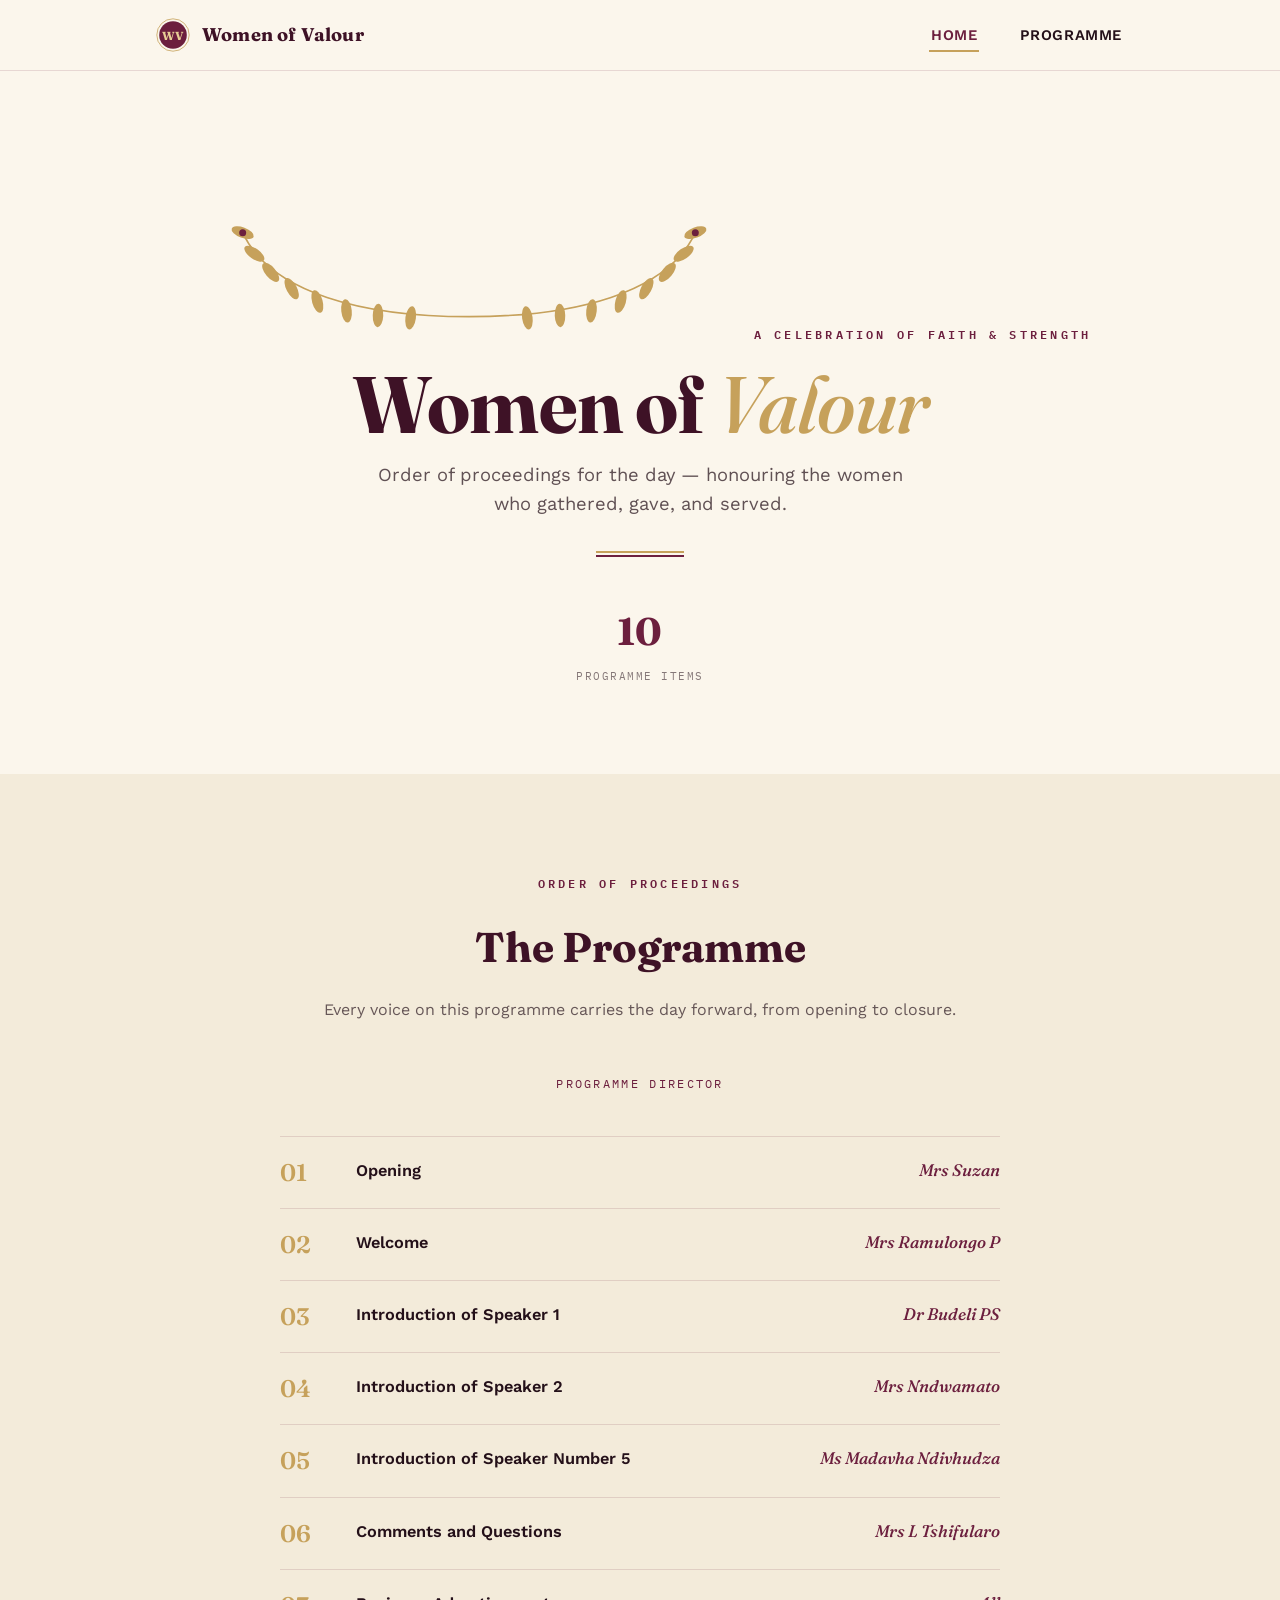
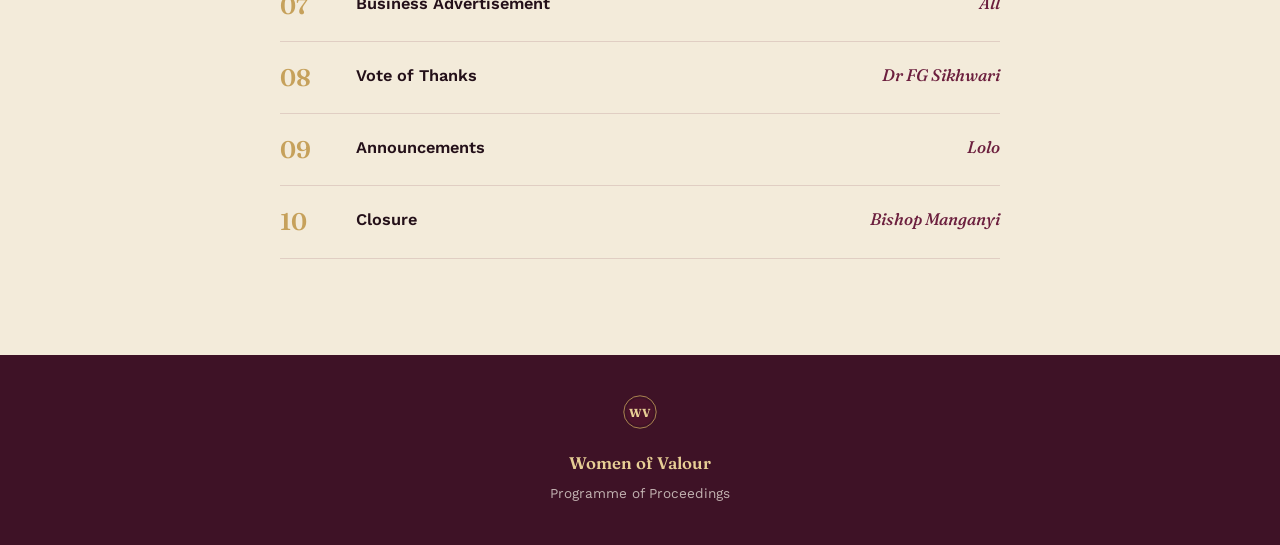
<file: index.html>
<!DOCTYPE html>
<html lang="en" class="no-js">
<head>
<meta charset="UTF-8">
<script>document.documentElement.classList.replace("no-js","js");</script>
<meta name="viewport" content="width=device-width, initial-scale=1.0">
<title>Women of Valour — Programme</title>
<meta name="description" content="Order of proceedings for the Women of Valour celebration.">
<link rel="icon" href="data:image/svg+xml,%3Csvg xmlns='http://www.w3.org/2000/svg' viewBox='0 0 64 64'%3E%3Ccircle cx='32' cy='32' r='31' fill='%236C1F3E'/%3E%3Ctext x='32' y='42' font-family='Georgia,serif' font-size='28' font-weight='700' fill='%23C6A15B' text-anchor='middle'%3EWV%3C/text%3E%3C/svg%3E">
<link rel="stylesheet" href="style.css">
</head>
<body>

<header class="site-header">
  <nav class="nav">
    <a href="index.html" class="brand">
      <svg class="brand-mark" viewBox="0 0 64 64" xmlns="http://www.w3.org/2000/svg" aria-hidden="true">
        <circle cx="32" cy="32" r="30.5" fill="none" stroke="#C6A15B" stroke-width="1.5"/>
        <circle cx="32" cy="32" r="26" fill="#6C1F3E"/>
        <text x="32" y="41" font-family="Fraunces, Georgia, serif" font-size="22" font-weight="700" fill="#E7CE95" text-anchor="middle">WV</text>
      </svg>
      Women of Valour
    </a>
    <button class="nav-toggle" aria-label="Toggle navigation menu" aria-expanded="false">
      <span></span>
    </button>
    <ul class="nav-links">
      <li><a href="index.html" aria-current="page">Home</a></li>
      <li><a href="index.html#programme">Programme</a></li>
    </ul>
  </nav>
</header>

<main>

  <section class="hero">
    <div class="container">
      <svg class="hero-wreath" viewBox="0 0 480 130" xmlns="http://www.w3.org/2000/svg" aria-hidden="true">
        <g fill="none" stroke="#C6A15B" stroke-width="1.4">
          <path d="M240 118 C 150 118, 70 98, 46 46" />
          <path d="M240 118 C 330 118, 410 98, 434 46" />
        </g>
        <g fill="#C6A15B">
          <ellipse cx="46" cy="46" rx="10" ry="4.5" transform="rotate(20 46 46)"/>
          <ellipse cx="56" cy="64" rx="10" ry="4.5" transform="rotate(35 56 64)"/>
          <ellipse cx="70" cy="80" rx="10" ry="4.5" transform="rotate(50 70 80)"/>
          <ellipse cx="88" cy="94" rx="10" ry="4.5" transform="rotate(62 88 94)"/>
          <ellipse cx="110" cy="105" rx="10" ry="4.5" transform="rotate(74 110 105)"/>
          <ellipse cx="135" cy="113" rx="10" ry="4.5" transform="rotate(84 135 113)"/>
          <ellipse cx="162" cy="117" rx="10" ry="4.5" transform="rotate(92 162 117)"/>
          <ellipse cx="190" cy="119" rx="10" ry="4.5" transform="rotate(98 190 119)"/>
          <ellipse cx="434" cy="46" rx="10" ry="4.5" transform="rotate(160 434 46)"/>
          <ellipse cx="424" cy="64" rx="10" ry="4.5" transform="rotate(145 424 64)"/>
          <ellipse cx="410" cy="80" rx="10" ry="4.5" transform="rotate(130 410 80)"/>
          <ellipse cx="392" cy="94" rx="10" ry="4.5" transform="rotate(118 392 94)"/>
          <ellipse cx="370" cy="105" rx="10" ry="4.5" transform="rotate(106 370 105)"/>
          <ellipse cx="345" cy="113" rx="10" ry="4.5" transform="rotate(96 345 113)"/>
          <ellipse cx="318" cy="117" rx="10" ry="4.5" transform="rotate(88 318 117)"/>
          <ellipse cx="290" cy="119" rx="10" ry="4.5" transform="rotate(82 290 119)"/>
        </g>
        <circle cx="46" cy="46" r="3" fill="#6C1F3E"/>
        <circle cx="434" cy="46" r="3" fill="#6C1F3E"/>
      </svg>

      <p class="eyebrow">A Celebration of Faith &amp; Strength</p>
      <h1>Women of <em>Valour</em></h1>
      <p class="hero-sub">Order of proceedings for the day — honouring the women who gathered, gave, and served.</p>
      <div class="ribbon-rule ribbon-rule--short"></div>

      <div class="stats">
        <div class="stat">
          <div class="stat-value">10</div>
          <div class="stat-label">Programme Items</div>
        </div>
      </div>
    </div>
  </section>

  <section class="section section--tinted" id="programme">
    <div class="container">
      <div class="section-head reveal">
        <span class="eyebrow">Order of Proceedings</span>
        <h2>The Programme</h2>
        <p>Every voice on this programme carries the day forward, from opening to closure.</p>
      </div>

      <div class="programme-director">
        <span class="role-label">Programme Director</span>
      </div>

      <ol class="programme-list">
        <li class="programme-item reveal">
          <span class="item-number">01</span>
          <span class="item-body">
            <span class="item-role">Opening</span>
            <span class="item-name">Mrs Suzan</span>
          </span>
        </li>
        <li class="programme-item reveal">
          <span class="item-number">02</span>
          <span class="item-body">
            <span class="item-role">Welcome</span>
            <span class="item-name">Mrs Ramulongo P</span>
          </span>
        </li>
        <li class="programme-item reveal">
          <span class="item-number">03</span>
          <span class="item-body">
            <span class="item-role">Introduction of Speaker 1</span>
            <span class="item-name">Dr Budeli PS</span>
          </span>
        </li>
        <li class="programme-item reveal">
          <span class="item-number">04</span>
          <span class="item-body">
            <span class="item-role">Introduction of Speaker 2</span>
            <span class="item-name">Mrs Nndwamato</span>
          </span>
        </li>
        <li class="programme-item reveal">
          <span class="item-number">05</span>
          <span class="item-body">
            <span class="item-role">Introduction of Speaker Number 5</span>
            <span class="item-name">Ms Madavha Ndivhudza</span>
          </span>
        </li>
        <li class="programme-item reveal">
          <span class="item-number">06</span>
          <span class="item-body">
            <span class="item-role">Comments and Questions</span>
            <span class="item-name">Mrs L Tshifularo</span>
          </span>
        </li>
        <li class="programme-item reveal">
          <span class="item-number">07</span>
          <span class="item-body">
            <span class="item-role">Business Advertisement</span>
            <span class="item-name">All</span>
          </span>
        </li>
        <li class="programme-item reveal">
          <span class="item-number">08</span>
          <span class="item-body">
            <span class="item-role">Vote of Thanks</span>
            <span class="item-name">Dr FG Sikhwari</span>
          </span>
        </li>
        <li class="programme-item reveal">
          <span class="item-number">09</span>
          <span class="item-body">
            <span class="item-role">Announcements</span>
            <span class="item-name">Lolo</span>
          </span>
        </li>
        <li class="programme-item reveal">
          <span class="item-number">10</span>
          <span class="item-body">
            <span class="item-role">Closure</span>
            <span class="item-name">Bishop Manganyi</span>
          </span>
        </li>
      </ol>
    </div>
  </section>

</main>

<footer class="site-footer">
  <div class="container">
    <svg class="brand-mark" width="40" height="40" viewBox="0 0 64 64" xmlns="http://www.w3.org/2000/svg" aria-hidden="true">
      <circle cx="32" cy="32" r="30.5" fill="none" stroke="#C6A15B" stroke-width="1.5"/>
      <circle cx="32" cy="32" r="26" fill="#4A1329"/>
      <text x="32" y="41" font-family="Fraunces, Georgia, serif" font-size="22" font-weight="700" fill="#E7CE95" text-anchor="middle">WV</text>
    </svg>
    <p class="foot-title">Women of Valour</p>
    <p>Programme of Proceedings</p>
  </div>
</footer>

<script src="main.js"></script>
</body>
</html>
</file>
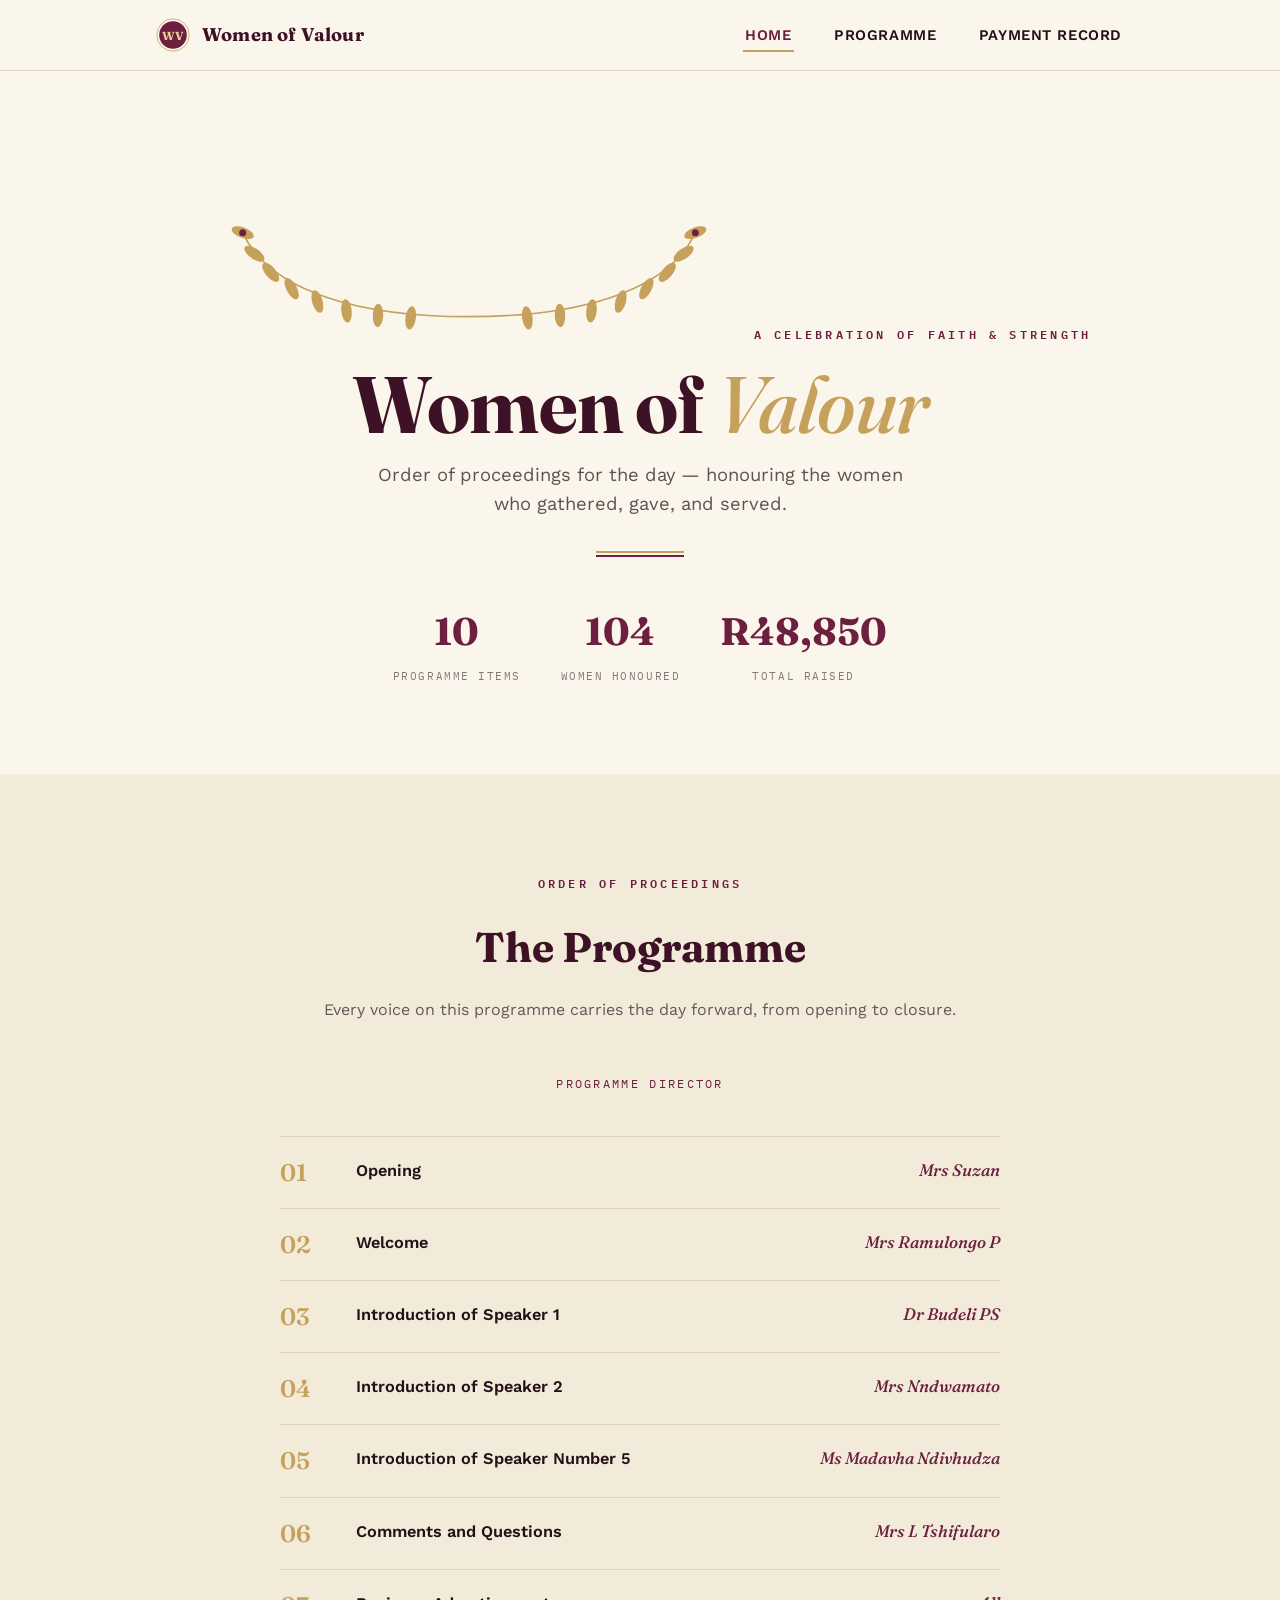
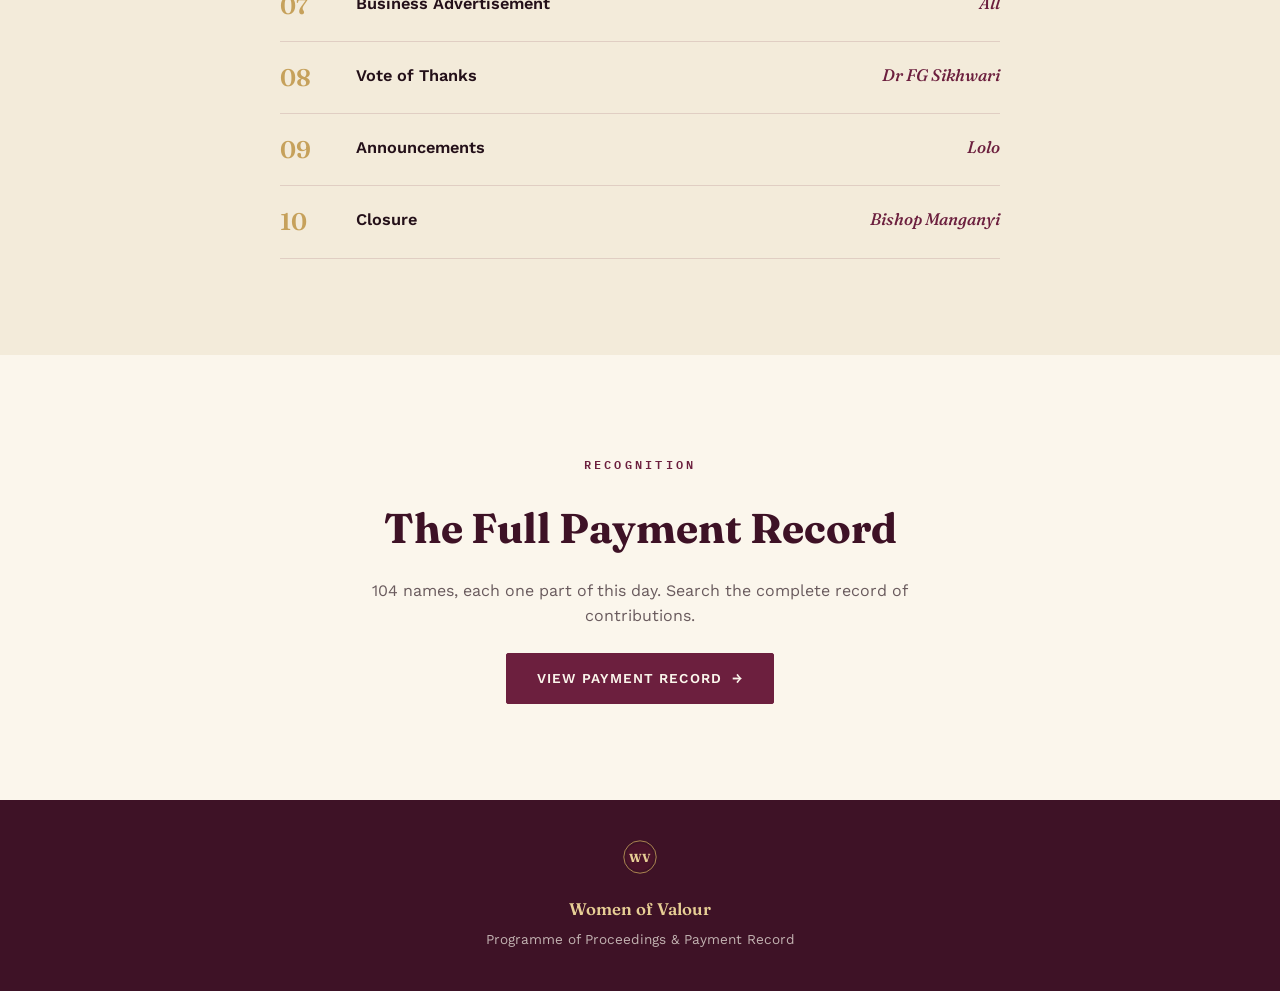
<file: index (1).html>
<!DOCTYPE html>
<html lang="en" class="no-js">
<head>
<meta charset="UTF-8">
<script>document.documentElement.classList.replace("no-js","js");</script>
<meta name="viewport" content="width=device-width, initial-scale=1.0">
<title>Women of Valour — Programme</title>
<meta name="description" content="Order of proceedings for the Women of Valour celebration.">
<link rel="icon" href="data:image/svg+xml,%3Csvg xmlns='http://www.w3.org/2000/svg' viewBox='0 0 64 64'%3E%3Ccircle cx='32' cy='32' r='31' fill='%236C1F3E'/%3E%3Ctext x='32' y='42' font-family='Georgia,serif' font-size='28' font-weight='700' fill='%23C6A15B' text-anchor='middle'%3EWV%3C/text%3E%3C/svg%3E">
<link rel="stylesheet" href="style.css">
</head>
<body>

<header class="site-header">
  <nav class="nav">
    <a href="index.html" class="brand">
      <svg class="brand-mark" viewBox="0 0 64 64" xmlns="http://www.w3.org/2000/svg" aria-hidden="true">
        <circle cx="32" cy="32" r="30.5" fill="none" stroke="#C6A15B" stroke-width="1.5"/>
        <circle cx="32" cy="32" r="26" fill="#6C1F3E"/>
        <text x="32" y="41" font-family="Fraunces, Georgia, serif" font-size="22" font-weight="700" fill="#E7CE95" text-anchor="middle">WV</text>
      </svg>
      Women of Valour
    </a>
    <button class="nav-toggle" aria-label="Toggle navigation menu" aria-expanded="false">
      <span></span>
    </button>
    <ul class="nav-links">
      <li><a href="index.html" aria-current="page">Home</a></li>
      <li><a href="index.html#programme">Programme</a></li>
      <li><a href="payment-record.html">Payment Record</a></li>
    </ul>
  </nav>
</header>

<main>

  <section class="hero">
    <div class="container">
      <svg class="hero-wreath" viewBox="0 0 480 130" xmlns="http://www.w3.org/2000/svg" aria-hidden="true">
        <g fill="none" stroke="#C6A15B" stroke-width="1.4">
          <path d="M240 118 C 150 118, 70 98, 46 46" />
          <path d="M240 118 C 330 118, 410 98, 434 46" />
        </g>
        <g fill="#C6A15B">
          <ellipse cx="46" cy="46" rx="10" ry="4.5" transform="rotate(20 46 46)"/>
          <ellipse cx="56" cy="64" rx="10" ry="4.5" transform="rotate(35 56 64)"/>
          <ellipse cx="70" cy="80" rx="10" ry="4.5" transform="rotate(50 70 80)"/>
          <ellipse cx="88" cy="94" rx="10" ry="4.5" transform="rotate(62 88 94)"/>
          <ellipse cx="110" cy="105" rx="10" ry="4.5" transform="rotate(74 110 105)"/>
          <ellipse cx="135" cy="113" rx="10" ry="4.5" transform="rotate(84 135 113)"/>
          <ellipse cx="162" cy="117" rx="10" ry="4.5" transform="rotate(92 162 117)"/>
          <ellipse cx="190" cy="119" rx="10" ry="4.5" transform="rotate(98 190 119)"/>
          <ellipse cx="434" cy="46" rx="10" ry="4.5" transform="rotate(160 434 46)"/>
          <ellipse cx="424" cy="64" rx="10" ry="4.5" transform="rotate(145 424 64)"/>
          <ellipse cx="410" cy="80" rx="10" ry="4.5" transform="rotate(130 410 80)"/>
          <ellipse cx="392" cy="94" rx="10" ry="4.5" transform="rotate(118 392 94)"/>
          <ellipse cx="370" cy="105" rx="10" ry="4.5" transform="rotate(106 370 105)"/>
          <ellipse cx="345" cy="113" rx="10" ry="4.5" transform="rotate(96 345 113)"/>
          <ellipse cx="318" cy="117" rx="10" ry="4.5" transform="rotate(88 318 117)"/>
          <ellipse cx="290" cy="119" rx="10" ry="4.5" transform="rotate(82 290 119)"/>
        </g>
        <circle cx="46" cy="46" r="3" fill="#6C1F3E"/>
        <circle cx="434" cy="46" r="3" fill="#6C1F3E"/>
      </svg>

      <p class="eyebrow">A Celebration of Faith &amp; Strength</p>
      <h1>Women of <em>Valour</em></h1>
      <p class="hero-sub">Order of proceedings for the day — honouring the women who gathered, gave, and served.</p>
      <div class="ribbon-rule ribbon-rule--short"></div>

      <div class="stats">
        <div class="stat">
          <div class="stat-value">10</div>
          <div class="stat-label">Programme Items</div>
        </div>
        <div class="stat">
          <div class="stat-value">104</div>
          <div class="stat-label">Women Honoured</div>
        </div>
        <div class="stat">
          <div class="stat-value">R48,850</div>
          <div class="stat-label">Total Raised</div>
        </div>
      </div>
    </div>
  </section>

  <section class="section section--tinted" id="programme">
    <div class="container">
      <div class="section-head reveal">
        <span class="eyebrow">Order of Proceedings</span>
        <h2>The Programme</h2>
        <p>Every voice on this programme carries the day forward, from opening to closure.</p>
      </div>

      <div class="programme-director">
        <span class="role-label">Programme Director</span>
      </div>

      <ol class="programme-list">
        <li class="programme-item reveal">
          <span class="item-number">01</span>
          <span class="item-body">
            <span class="item-role">Opening</span>
            <span class="item-name">Mrs Suzan</span>
          </span>
        </li>
        <li class="programme-item reveal">
          <span class="item-number">02</span>
          <span class="item-body">
            <span class="item-role">Welcome</span>
            <span class="item-name">Mrs Ramulongo P</span>
          </span>
        </li>
        <li class="programme-item reveal">
          <span class="item-number">03</span>
          <span class="item-body">
            <span class="item-role">Introduction of Speaker 1</span>
            <span class="item-name">Dr Budeli PS</span>
          </span>
        </li>
        <li class="programme-item reveal">
          <span class="item-number">04</span>
          <span class="item-body">
            <span class="item-role">Introduction of Speaker 2</span>
            <span class="item-name">Mrs Nndwamato</span>
          </span>
        </li>
        <li class="programme-item reveal">
          <span class="item-number">05</span>
          <span class="item-body">
            <span class="item-role">Introduction of Speaker Number 5</span>
            <span class="item-name">Ms Madavha Ndivhudza</span>
          </span>
        </li>
        <li class="programme-item reveal">
          <span class="item-number">06</span>
          <span class="item-body">
            <span class="item-role">Comments and Questions</span>
            <span class="item-name">Mrs L Tshifularo</span>
          </span>
        </li>
        <li class="programme-item reveal">
          <span class="item-number">07</span>
          <span class="item-body">
            <span class="item-role">Business Advertisement</span>
            <span class="item-name">All</span>
          </span>
        </li>
        <li class="programme-item reveal">
          <span class="item-number">08</span>
          <span class="item-body">
            <span class="item-role">Vote of Thanks</span>
            <span class="item-name">Dr FG Sikhwari</span>
          </span>
        </li>
        <li class="programme-item reveal">
          <span class="item-number">09</span>
          <span class="item-body">
            <span class="item-role">Announcements</span>
            <span class="item-name">Lolo</span>
          </span>
        </li>
        <li class="programme-item reveal">
          <span class="item-number">10</span>
          <span class="item-body">
            <span class="item-role">Closure</span>
            <span class="item-name">Bishop Manganyi</span>
          </span>
        </li>
      </ol>
    </div>
  </section>

  <section class="section">
    <div class="container" style="text-align:center;">
      <div class="section-head reveal" style="margin-bottom:24px;">
        <span class="eyebrow">Recognition</span>
        <h2>The Full Payment Record</h2>
        <p>104 names, each one part of this day. Search the complete record of contributions.</p>
      </div>
      <a class="btn reveal" href="payment-record.html">
        View Payment Record
        <span class="btn-arrow" aria-hidden="true">&rarr;</span>
      </a>
    </div>
  </section>

</main>

<footer class="site-footer">
  <div class="container">
    <svg class="brand-mark" width="40" height="40" viewBox="0 0 64 64" xmlns="http://www.w3.org/2000/svg" aria-hidden="true">
      <circle cx="32" cy="32" r="30.5" fill="none" stroke="#C6A15B" stroke-width="1.5"/>
      <circle cx="32" cy="32" r="26" fill="#4A1329"/>
      <text x="32" y="41" font-family="Fraunces, Georgia, serif" font-size="22" font-weight="700" fill="#E7CE95" text-anchor="middle">WV</text>
    </svg>
    <p class="foot-title">Women of Valour</p>
    <p>Programme of Proceedings &amp; Payment Record</p>
  </div>
</footer>

<script src="main.js"></script>
</body>
</html>
</file>
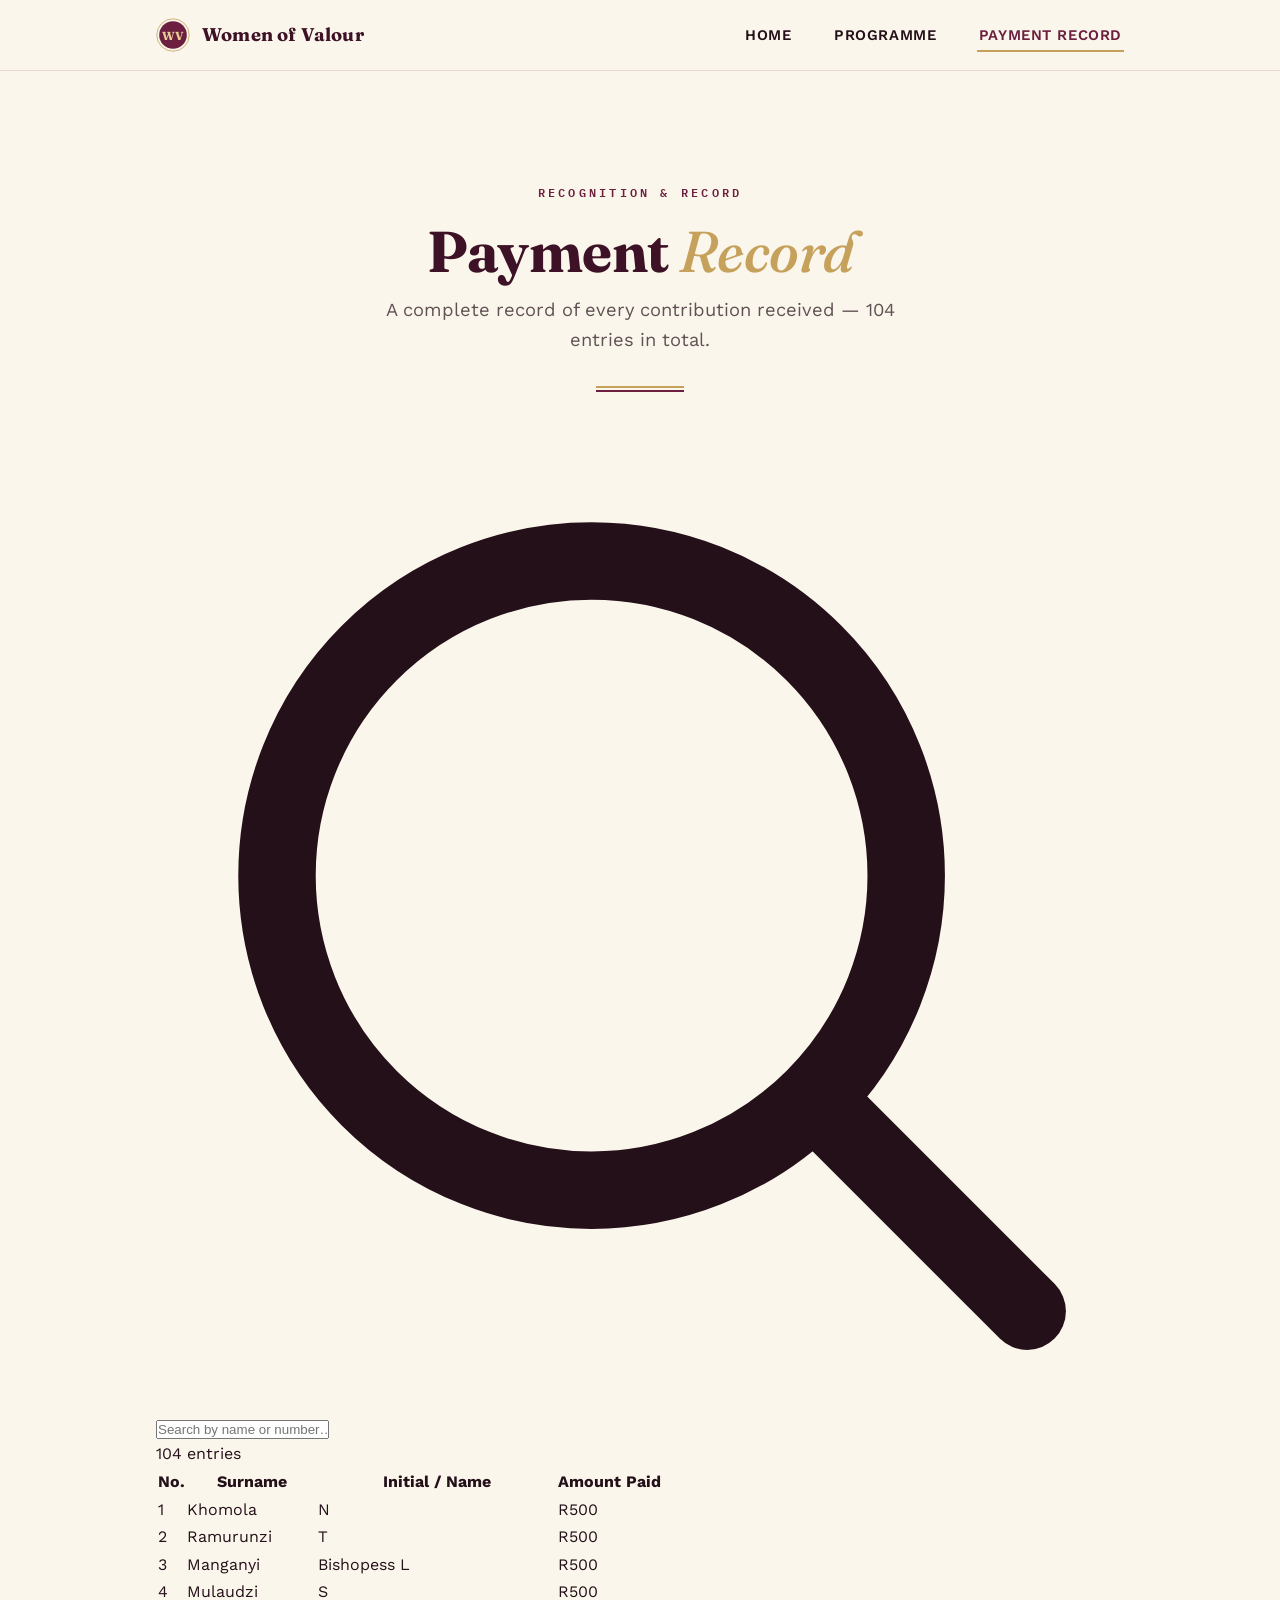
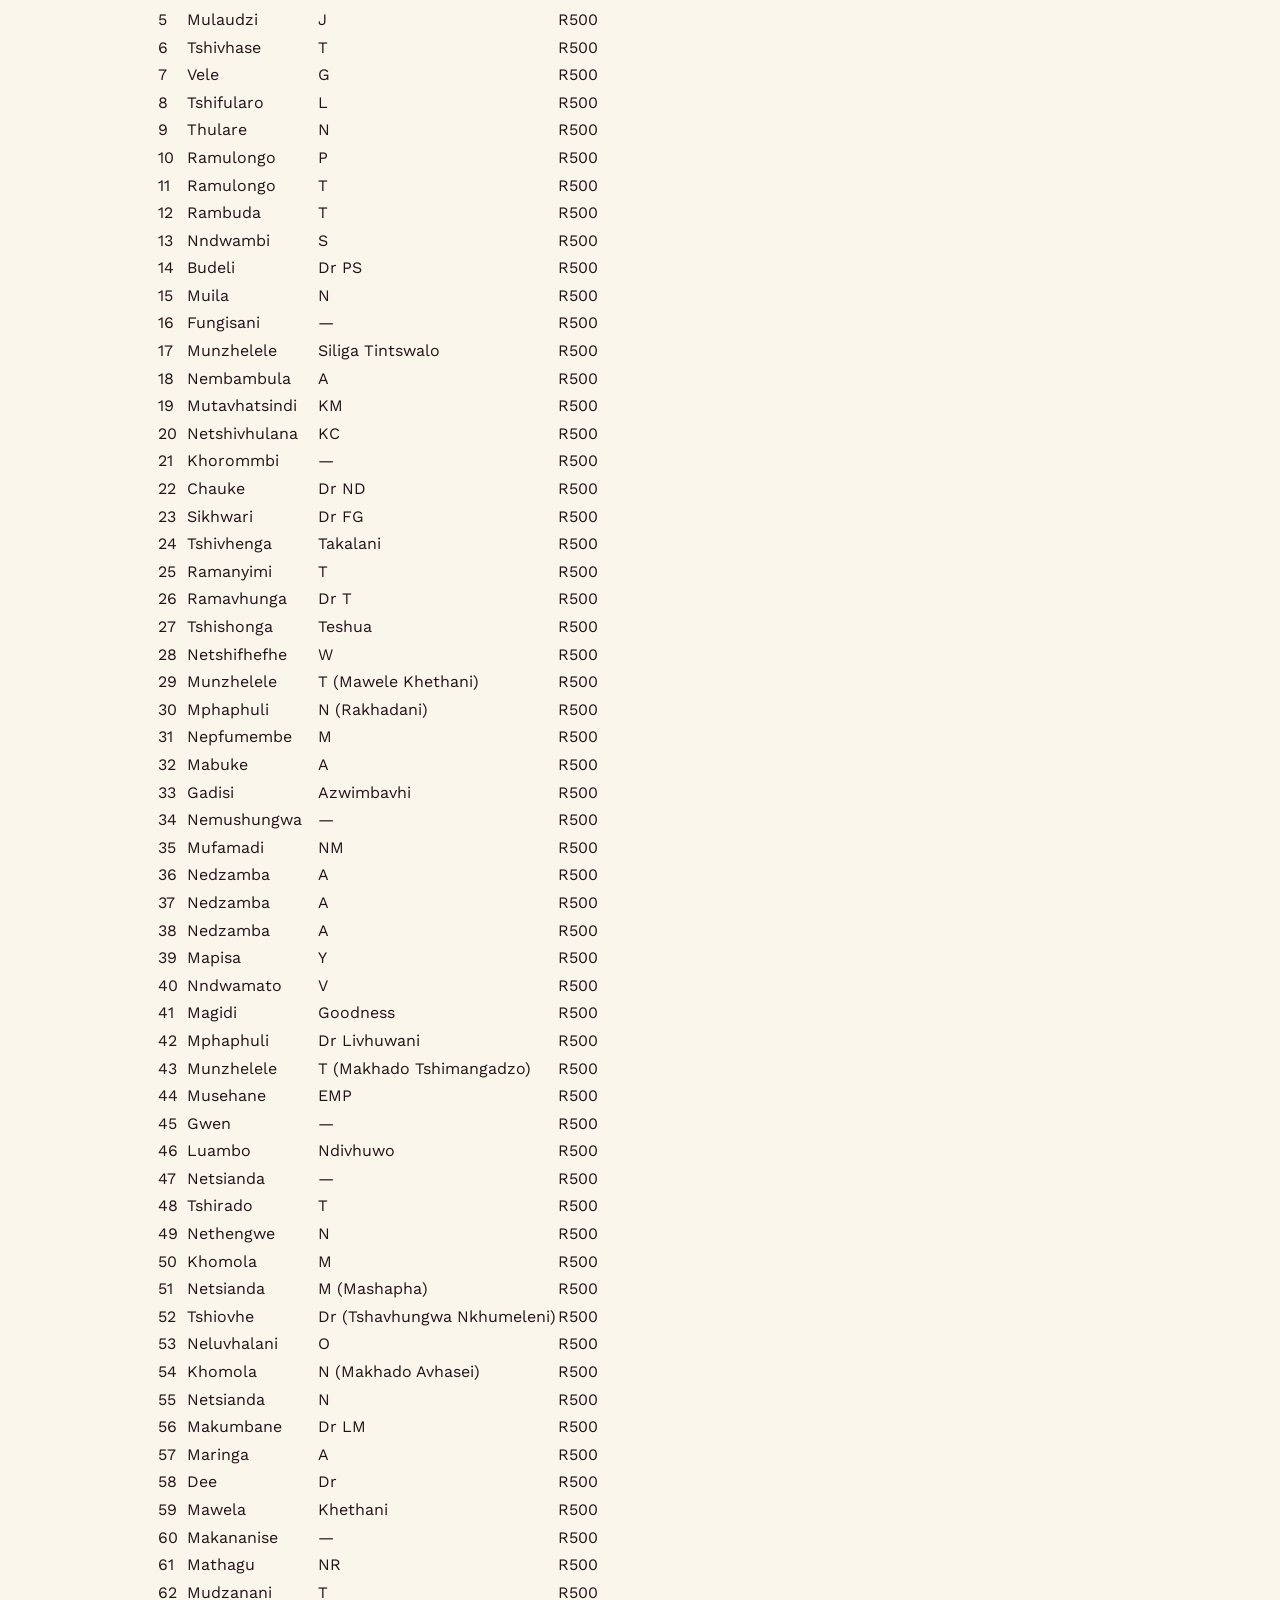
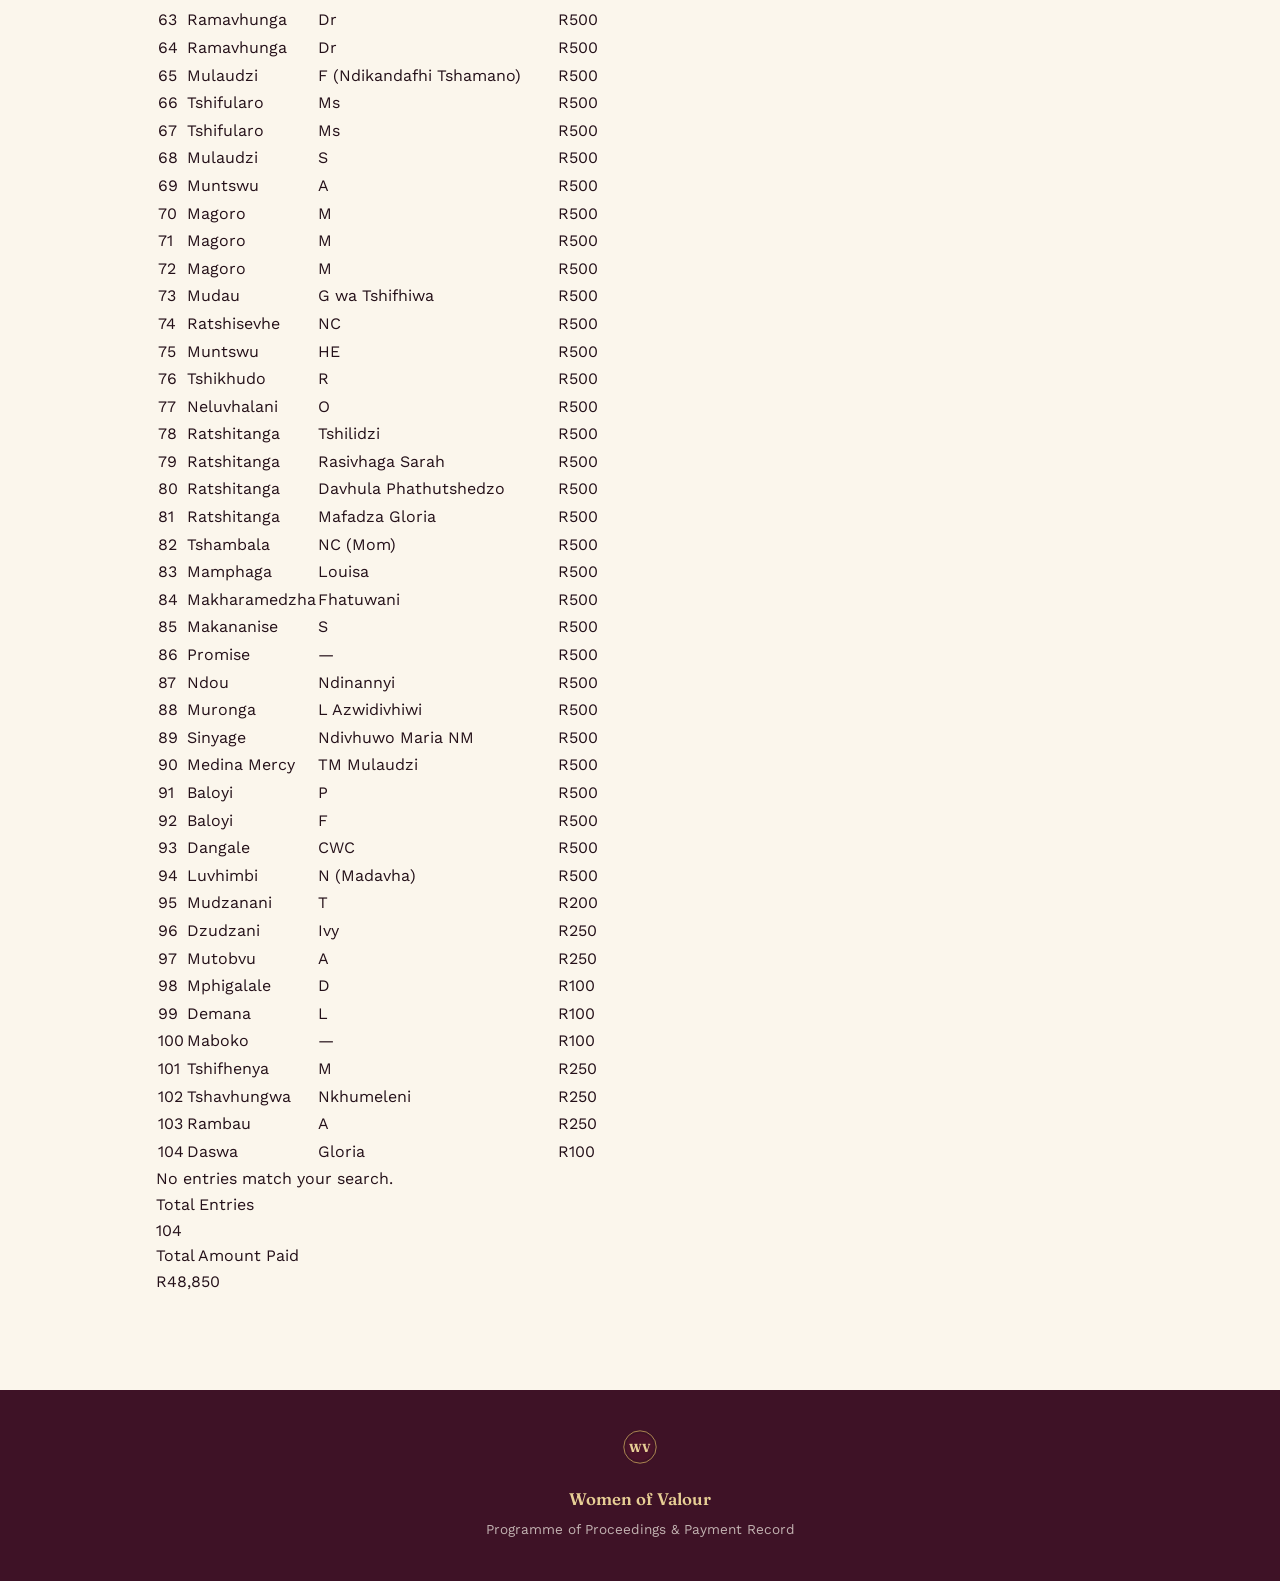
<file: payment-record.html>
<!DOCTYPE html>
<html lang="en" class="no-js">
<head>
<meta charset="UTF-8">
<script>document.documentElement.classList.replace("no-js","js");</script>
<meta name="viewport" content="width=device-width, initial-scale=1.0">
<title>Payment Record — Women of Valour</title>
<meta name="description" content="Full payment record of 104 entries for the Women of Valour celebration.">
<link rel="icon" href="data:image/svg+xml,%3Csvg xmlns='http://www.w3.org/2000/svg' viewBox='0 0 64 64'%3E%3Ccircle cx='32' cy='32' r='31' fill='%236C1F3E'/%3E%3Ctext x='32' y='42' font-family='Georgia,serif' font-size='28' font-weight='700' fill='%23C6A15B' text-anchor='middle'%3EWV%3C/text%3E%3C/svg%3E">
<link rel="stylesheet" href="style.css">
</head>
<body>

<header class="site-header">
  <nav class="nav">
    <a href="index.html" class="brand">
      <svg class="brand-mark" viewBox="0 0 64 64" xmlns="http://www.w3.org/2000/svg" aria-hidden="true">
        <circle cx="32" cy="32" r="30.5" fill="none" stroke="#C6A15B" stroke-width="1.5"/>
        <circle cx="32" cy="32" r="26" fill="#6C1F3E"/>
        <text x="32" y="41" font-family="Fraunces, Georgia, serif" font-size="22" font-weight="700" fill="#E7CE95" text-anchor="middle">WV</text>
      </svg>
      Women of Valour
    </a>
    <button class="nav-toggle" aria-label="Toggle navigation menu" aria-expanded="false">
      <span></span>
    </button>
    <ul class="nav-links">
      <li><a href="index.html">Home</a></li>
      <li><a href="index.html#programme">Programme</a></li>
      <li><a href="payment-record.html" aria-current="page">Payment Record</a></li>
    </ul>
  </nav>
</header>

<main>

  <section class="hero" style="padding-bottom: 48px;">
    <div class="container">
      <p class="eyebrow">Recognition &amp; Record</p>
      <h1 style="font-size: clamp(2.2rem, 5.5vw, 3.6rem);">Payment <em>Record</em></h1>
      <p class="hero-sub">A complete record of every contribution received — 104 entries in total.</p>
      <div class="ribbon-rule ribbon-rule--short"></div>
    </div>
  </section>

  <section class="section" style="padding-top: 0;">
    <div class="container">

      <div class="record-toolbar">
        <div class="search-field">
          <svg viewBox="0 0 20 20" fill="none" xmlns="http://www.w3.org/2000/svg" aria-hidden="true">
            <circle cx="9" cy="9" r="6.5" stroke="currentColor" stroke-width="1.6"/>
            <path d="M14 14L18 18" stroke="currentColor" stroke-width="1.6" stroke-linecap="round"/>
          </svg>
          <input type="text" id="record-search" placeholder="Search by name or number&hellip;" aria-label="Search payment record">
        </div>
        <span class="result-count" id="result-count">104 entries</span>
      </div>

      <div class="table-wrap">
        <table class="record-table">
          <thead>
            <tr>
              <th class="col-no">No.</th>
              <th class="col-surname">Surname</th>
              <th class="col-name">Initial / Name</th>
              <th class="col-amount">Amount Paid</th>
            </tr>
          </thead>
          <tbody>
            <tr>
              <td class="col-no">1</td>
              <td class="col-surname">Khomola</td>
              <td class="col-name">N</td>
              <td class="col-amount">R500</td>
            </tr>
            <tr>
              <td class="col-no">2</td>
              <td class="col-surname">Ramurunzi</td>
              <td class="col-name">T</td>
              <td class="col-amount">R500</td>
            </tr>
            <tr>
              <td class="col-no">3</td>
              <td class="col-surname">Manganyi</td>
              <td class="col-name">Bishopess L</td>
              <td class="col-amount">R500</td>
            </tr>
            <tr>
              <td class="col-no">4</td>
              <td class="col-surname">Mulaudzi</td>
              <td class="col-name">S</td>
              <td class="col-amount">R500</td>
            </tr>
            <tr>
              <td class="col-no">5</td>
              <td class="col-surname">Mulaudzi</td>
              <td class="col-name">J</td>
              <td class="col-amount">R500</td>
            </tr>
            <tr>
              <td class="col-no">6</td>
              <td class="col-surname">Tshivhase</td>
              <td class="col-name">T</td>
              <td class="col-amount">R500</td>
            </tr>
            <tr>
              <td class="col-no">7</td>
              <td class="col-surname">Vele</td>
              <td class="col-name">G</td>
              <td class="col-amount">R500</td>
            </tr>
            <tr>
              <td class="col-no">8</td>
              <td class="col-surname">Tshifularo</td>
              <td class="col-name">L</td>
              <td class="col-amount">R500</td>
            </tr>
            <tr>
              <td class="col-no">9</td>
              <td class="col-surname">Thulare</td>
              <td class="col-name">N</td>
              <td class="col-amount">R500</td>
            </tr>
            <tr>
              <td class="col-no">10</td>
              <td class="col-surname">Ramulongo</td>
              <td class="col-name">P</td>
              <td class="col-amount">R500</td>
            </tr>
            <tr>
              <td class="col-no">11</td>
              <td class="col-surname">Ramulongo</td>
              <td class="col-name">T</td>
              <td class="col-amount">R500</td>
            </tr>
            <tr>
              <td class="col-no">12</td>
              <td class="col-surname">Rambuda</td>
              <td class="col-name">T</td>
              <td class="col-amount">R500</td>
            </tr>
            <tr>
              <td class="col-no">13</td>
              <td class="col-surname">Nndwambi</td>
              <td class="col-name">S</td>
              <td class="col-amount">R500</td>
            </tr>
            <tr>
              <td class="col-no">14</td>
              <td class="col-surname">Budeli</td>
              <td class="col-name">Dr PS</td>
              <td class="col-amount">R500</td>
            </tr>
            <tr>
              <td class="col-no">15</td>
              <td class="col-surname">Muila</td>
              <td class="col-name">N</td>
              <td class="col-amount">R500</td>
            </tr>
            <tr>
              <td class="col-no">16</td>
              <td class="col-surname">Fungisani</td>
              <td class="col-name">—</td>
              <td class="col-amount">R500</td>
            </tr>
            <tr>
              <td class="col-no">17</td>
              <td class="col-surname">Munzhelele</td>
              <td class="col-name">Siliga Tintswalo</td>
              <td class="col-amount">R500</td>
            </tr>
            <tr>
              <td class="col-no">18</td>
              <td class="col-surname">Nembambula</td>
              <td class="col-name">A</td>
              <td class="col-amount">R500</td>
            </tr>
            <tr>
              <td class="col-no">19</td>
              <td class="col-surname">Mutavhatsindi</td>
              <td class="col-name">KM</td>
              <td class="col-amount">R500</td>
            </tr>
            <tr>
              <td class="col-no">20</td>
              <td class="col-surname">Netshivhulana</td>
              <td class="col-name">KC</td>
              <td class="col-amount">R500</td>
            </tr>
            <tr>
              <td class="col-no">21</td>
              <td class="col-surname">Khorommbi</td>
              <td class="col-name">—</td>
              <td class="col-amount">R500</td>
            </tr>
            <tr>
              <td class="col-no">22</td>
              <td class="col-surname">Chauke</td>
              <td class="col-name">Dr ND</td>
              <td class="col-amount">R500</td>
            </tr>
            <tr>
              <td class="col-no">23</td>
              <td class="col-surname">Sikhwari</td>
              <td class="col-name">Dr FG</td>
              <td class="col-amount">R500</td>
            </tr>
            <tr>
              <td class="col-no">24</td>
              <td class="col-surname">Tshivhenga</td>
              <td class="col-name">Takalani</td>
              <td class="col-amount">R500</td>
            </tr>
            <tr>
              <td class="col-no">25</td>
              <td class="col-surname">Ramanyimi</td>
              <td class="col-name">T</td>
              <td class="col-amount">R500</td>
            </tr>
            <tr>
              <td class="col-no">26</td>
              <td class="col-surname">Ramavhunga</td>
              <td class="col-name">Dr T</td>
              <td class="col-amount">R500</td>
            </tr>
            <tr>
              <td class="col-no">27</td>
              <td class="col-surname">Tshishonga</td>
              <td class="col-name">Teshua</td>
              <td class="col-amount">R500</td>
            </tr>
            <tr>
              <td class="col-no">28</td>
              <td class="col-surname">Netshifhefhe</td>
              <td class="col-name">W</td>
              <td class="col-amount">R500</td>
            </tr>
            <tr>
              <td class="col-no">29</td>
              <td class="col-surname">Munzhelele</td>
              <td class="col-name">T (Mawele Khethani)</td>
              <td class="col-amount">R500</td>
            </tr>
            <tr>
              <td class="col-no">30</td>
              <td class="col-surname">Mphaphuli</td>
              <td class="col-name">N (Rakhadani)</td>
              <td class="col-amount">R500</td>
            </tr>
            <tr>
              <td class="col-no">31</td>
              <td class="col-surname">Nepfumembe</td>
              <td class="col-name">M</td>
              <td class="col-amount">R500</td>
            </tr>
            <tr>
              <td class="col-no">32</td>
              <td class="col-surname">Mabuke</td>
              <td class="col-name">A</td>
              <td class="col-amount">R500</td>
            </tr>
            <tr>
              <td class="col-no">33</td>
              <td class="col-surname">Gadisi</td>
              <td class="col-name">Azwimbavhi</td>
              <td class="col-amount">R500</td>
            </tr>
            <tr>
              <td class="col-no">34</td>
              <td class="col-surname">Nemushungwa</td>
              <td class="col-name">—</td>
              <td class="col-amount">R500</td>
            </tr>
            <tr>
              <td class="col-no">35</td>
              <td class="col-surname">Mufamadi</td>
              <td class="col-name">NM</td>
              <td class="col-amount">R500</td>
            </tr>
            <tr>
              <td class="col-no">36</td>
              <td class="col-surname">Nedzamba</td>
              <td class="col-name">A</td>
              <td class="col-amount">R500</td>
            </tr>
            <tr>
              <td class="col-no">37</td>
              <td class="col-surname">Nedzamba</td>
              <td class="col-name">A</td>
              <td class="col-amount">R500</td>
            </tr>
            <tr>
              <td class="col-no">38</td>
              <td class="col-surname">Nedzamba</td>
              <td class="col-name">A</td>
              <td class="col-amount">R500</td>
            </tr>
            <tr>
              <td class="col-no">39</td>
              <td class="col-surname">Mapisa</td>
              <td class="col-name">Y</td>
              <td class="col-amount">R500</td>
            </tr>
            <tr>
              <td class="col-no">40</td>
              <td class="col-surname">Nndwamato</td>
              <td class="col-name">V</td>
              <td class="col-amount">R500</td>
            </tr>
            <tr>
              <td class="col-no">41</td>
              <td class="col-surname">Magidi</td>
              <td class="col-name">Goodness</td>
              <td class="col-amount">R500</td>
            </tr>
            <tr>
              <td class="col-no">42</td>
              <td class="col-surname">Mphaphuli</td>
              <td class="col-name">Dr Livhuwani</td>
              <td class="col-amount">R500</td>
            </tr>
            <tr>
              <td class="col-no">43</td>
              <td class="col-surname">Munzhelele</td>
              <td class="col-name">T (Makhado Tshimangadzo)</td>
              <td class="col-amount">R500</td>
            </tr>
            <tr>
              <td class="col-no">44</td>
              <td class="col-surname">Musehane</td>
              <td class="col-name">EMP</td>
              <td class="col-amount">R500</td>
            </tr>
            <tr>
              <td class="col-no">45</td>
              <td class="col-surname">Gwen</td>
              <td class="col-name">—</td>
              <td class="col-amount">R500</td>
            </tr>
            <tr>
              <td class="col-no">46</td>
              <td class="col-surname">Luambo</td>
              <td class="col-name">Ndivhuwo</td>
              <td class="col-amount">R500</td>
            </tr>
            <tr>
              <td class="col-no">47</td>
              <td class="col-surname">Netsianda</td>
              <td class="col-name">—</td>
              <td class="col-amount">R500</td>
            </tr>
            <tr>
              <td class="col-no">48</td>
              <td class="col-surname">Tshirado</td>
              <td class="col-name">T</td>
              <td class="col-amount">R500</td>
            </tr>
            <tr>
              <td class="col-no">49</td>
              <td class="col-surname">Nethengwe</td>
              <td class="col-name">N</td>
              <td class="col-amount">R500</td>
            </tr>
            <tr>
              <td class="col-no">50</td>
              <td class="col-surname">Khomola</td>
              <td class="col-name">M</td>
              <td class="col-amount">R500</td>
            </tr>
            <tr>
              <td class="col-no">51</td>
              <td class="col-surname">Netsianda</td>
              <td class="col-name">M (Mashapha)</td>
              <td class="col-amount">R500</td>
            </tr>
            <tr>
              <td class="col-no">52</td>
              <td class="col-surname">Tshiovhe</td>
              <td class="col-name">Dr (Tshavhungwa Nkhumeleni)</td>
              <td class="col-amount">R500</td>
            </tr>
            <tr>
              <td class="col-no">53</td>
              <td class="col-surname">Neluvhalani</td>
              <td class="col-name">O</td>
              <td class="col-amount">R500</td>
            </tr>
            <tr>
              <td class="col-no">54</td>
              <td class="col-surname">Khomola</td>
              <td class="col-name">N (Makhado Avhasei)</td>
              <td class="col-amount">R500</td>
            </tr>
            <tr>
              <td class="col-no">55</td>
              <td class="col-surname">Netsianda</td>
              <td class="col-name">N</td>
              <td class="col-amount">R500</td>
            </tr>
            <tr>
              <td class="col-no">56</td>
              <td class="col-surname">Makumbane</td>
              <td class="col-name">Dr LM</td>
              <td class="col-amount">R500</td>
            </tr>
            <tr>
              <td class="col-no">57</td>
              <td class="col-surname">Maringa</td>
              <td class="col-name">A</td>
              <td class="col-amount">R500</td>
            </tr>
            <tr>
              <td class="col-no">58</td>
              <td class="col-surname">Dee</td>
              <td class="col-name">Dr</td>
              <td class="col-amount">R500</td>
            </tr>
            <tr>
              <td class="col-no">59</td>
              <td class="col-surname">Mawela</td>
              <td class="col-name">Khethani</td>
              <td class="col-amount">R500</td>
            </tr>
            <tr>
              <td class="col-no">60</td>
              <td class="col-surname">Makananise</td>
              <td class="col-name">—</td>
              <td class="col-amount">R500</td>
            </tr>
            <tr>
              <td class="col-no">61</td>
              <td class="col-surname">Mathagu</td>
              <td class="col-name">NR</td>
              <td class="col-amount">R500</td>
            </tr>
            <tr>
              <td class="col-no">62</td>
              <td class="col-surname">Mudzanani</td>
              <td class="col-name">T</td>
              <td class="col-amount">R500</td>
            </tr>
            <tr>
              <td class="col-no">63</td>
              <td class="col-surname">Ramavhunga</td>
              <td class="col-name">Dr</td>
              <td class="col-amount">R500</td>
            </tr>
            <tr>
              <td class="col-no">64</td>
              <td class="col-surname">Ramavhunga</td>
              <td class="col-name">Dr</td>
              <td class="col-amount">R500</td>
            </tr>
            <tr>
              <td class="col-no">65</td>
              <td class="col-surname">Mulaudzi</td>
              <td class="col-name">F (Ndikandafhi Tshamano)</td>
              <td class="col-amount">R500</td>
            </tr>
            <tr>
              <td class="col-no">66</td>
              <td class="col-surname">Tshifularo</td>
              <td class="col-name">Ms</td>
              <td class="col-amount">R500</td>
            </tr>
            <tr>
              <td class="col-no">67</td>
              <td class="col-surname">Tshifularo</td>
              <td class="col-name">Ms</td>
              <td class="col-amount">R500</td>
            </tr>
            <tr>
              <td class="col-no">68</td>
              <td class="col-surname">Mulaudzi</td>
              <td class="col-name">S</td>
              <td class="col-amount">R500</td>
            </tr>
            <tr>
              <td class="col-no">69</td>
              <td class="col-surname">Muntswu</td>
              <td class="col-name">A</td>
              <td class="col-amount">R500</td>
            </tr>
            <tr>
              <td class="col-no">70</td>
              <td class="col-surname">Magoro</td>
              <td class="col-name">M</td>
              <td class="col-amount">R500</td>
            </tr>
            <tr>
              <td class="col-no">71</td>
              <td class="col-surname">Magoro</td>
              <td class="col-name">M</td>
              <td class="col-amount">R500</td>
            </tr>
            <tr>
              <td class="col-no">72</td>
              <td class="col-surname">Magoro</td>
              <td class="col-name">M</td>
              <td class="col-amount">R500</td>
            </tr>
            <tr>
              <td class="col-no">73</td>
              <td class="col-surname">Mudau</td>
              <td class="col-name">G wa Tshifhiwa</td>
              <td class="col-amount">R500</td>
            </tr>
            <tr>
              <td class="col-no">74</td>
              <td class="col-surname">Ratshisevhe</td>
              <td class="col-name">NC</td>
              <td class="col-amount">R500</td>
            </tr>
            <tr>
              <td class="col-no">75</td>
              <td class="col-surname">Muntswu</td>
              <td class="col-name">HE</td>
              <td class="col-amount">R500</td>
            </tr>
            <tr>
              <td class="col-no">76</td>
              <td class="col-surname">Tshikhudo</td>
              <td class="col-name">R</td>
              <td class="col-amount">R500</td>
            </tr>
            <tr>
              <td class="col-no">77</td>
              <td class="col-surname">Neluvhalani</td>
              <td class="col-name">O</td>
              <td class="col-amount">R500</td>
            </tr>
            <tr>
              <td class="col-no">78</td>
              <td class="col-surname">Ratshitanga</td>
              <td class="col-name">Tshilidzi</td>
              <td class="col-amount">R500</td>
            </tr>
            <tr>
              <td class="col-no">79</td>
              <td class="col-surname">Ratshitanga</td>
              <td class="col-name">Rasivhaga Sarah</td>
              <td class="col-amount">R500</td>
            </tr>
            <tr>
              <td class="col-no">80</td>
              <td class="col-surname">Ratshitanga</td>
              <td class="col-name">Davhula Phathutshedzo</td>
              <td class="col-amount">R500</td>
            </tr>
            <tr>
              <td class="col-no">81</td>
              <td class="col-surname">Ratshitanga</td>
              <td class="col-name">Mafadza Gloria</td>
              <td class="col-amount">R500</td>
            </tr>
            <tr>
              <td class="col-no">82</td>
              <td class="col-surname">Tshambala</td>
              <td class="col-name">NC (Mom)</td>
              <td class="col-amount">R500</td>
            </tr>
            <tr>
              <td class="col-no">83</td>
              <td class="col-surname">Mamphaga</td>
              <td class="col-name">Louisa</td>
              <td class="col-amount">R500</td>
            </tr>
            <tr>
              <td class="col-no">84</td>
              <td class="col-surname">Makharamedzha</td>
              <td class="col-name">Fhatuwani</td>
              <td class="col-amount">R500</td>
            </tr>
            <tr>
              <td class="col-no">85</td>
              <td class="col-surname">Makananise</td>
              <td class="col-name">S</td>
              <td class="col-amount">R500</td>
            </tr>
            <tr>
              <td class="col-no">86</td>
              <td class="col-surname">Promise</td>
              <td class="col-name">—</td>
              <td class="col-amount">R500</td>
            </tr>
            <tr>
              <td class="col-no">87</td>
              <td class="col-surname">Ndou</td>
              <td class="col-name">Ndinannyi</td>
              <td class="col-amount">R500</td>
            </tr>
            <tr>
              <td class="col-no">88</td>
              <td class="col-surname">Muronga</td>
              <td class="col-name">L Azwidivhiwi</td>
              <td class="col-amount">R500</td>
            </tr>
            <tr>
              <td class="col-no">89</td>
              <td class="col-surname">Sinyage</td>
              <td class="col-name">Ndivhuwo Maria NM</td>
              <td class="col-amount">R500</td>
            </tr>
            <tr>
              <td class="col-no">90</td>
              <td class="col-surname">Medina Mercy</td>
              <td class="col-name">TM Mulaudzi</td>
              <td class="col-amount">R500</td>
            </tr>
            <tr>
              <td class="col-no">91</td>
              <td class="col-surname">Baloyi</td>
              <td class="col-name">P</td>
              <td class="col-amount">R500</td>
            </tr>
            <tr>
              <td class="col-no">92</td>
              <td class="col-surname">Baloyi</td>
              <td class="col-name">F</td>
              <td class="col-amount">R500</td>
            </tr>
            <tr>
              <td class="col-no">93</td>
              <td class="col-surname">Dangale</td>
              <td class="col-name">CWC</td>
              <td class="col-amount">R500</td>
            </tr>
            <tr>
              <td class="col-no">94</td>
              <td class="col-surname">Luvhimbi</td>
              <td class="col-name">N (Madavha)</td>
              <td class="col-amount">R500</td>
            </tr>
            <tr>
              <td class="col-no">95</td>
              <td class="col-surname">Mudzanani</td>
              <td class="col-name">T</td>
              <td class="col-amount">R200</td>
            </tr>
            <tr>
              <td class="col-no">96</td>
              <td class="col-surname">Dzudzani</td>
              <td class="col-name">Ivy</td>
              <td class="col-amount">R250</td>
            </tr>
            <tr>
              <td class="col-no">97</td>
              <td class="col-surname">Mutobvu</td>
              <td class="col-name">A</td>
              <td class="col-amount">R250</td>
            </tr>
            <tr>
              <td class="col-no">98</td>
              <td class="col-surname">Mphigalale</td>
              <td class="col-name">D</td>
              <td class="col-amount">R100</td>
            </tr>
            <tr>
              <td class="col-no">99</td>
              <td class="col-surname">Demana</td>
              <td class="col-name">L</td>
              <td class="col-amount">R100</td>
            </tr>
            <tr>
              <td class="col-no">100</td>
              <td class="col-surname">Maboko</td>
              <td class="col-name">—</td>
              <td class="col-amount">R100</td>
            </tr>
            <tr>
              <td class="col-no">101</td>
              <td class="col-surname">Tshifhenya</td>
              <td class="col-name">M</td>
              <td class="col-amount">R250</td>
            </tr>
            <tr>
              <td class="col-no">102</td>
              <td class="col-surname">Tshavhungwa</td>
              <td class="col-name">Nkhumeleni</td>
              <td class="col-amount">R250</td>
            </tr>
            <tr>
              <td class="col-no">103</td>
              <td class="col-surname">Rambau</td>
              <td class="col-name">A</td>
              <td class="col-amount">R250</td>
            </tr>
            <tr>
              <td class="col-no">104</td>
              <td class="col-surname">Daswa</td>
              <td class="col-name">Gloria</td>
              <td class="col-amount">R100</td>
            </tr>
          </tbody>
        </table>
        <p class="no-results" id="no-results">No entries match your search.</p>
      </div>

      <div class="record-summary">
        <div class="summary-item">
          <div class="summary-label">Total Entries</div>
          <div class="summary-value">104</div>
        </div>
        <div class="summary-item">
          <div class="summary-label">Total Amount Paid</div>
          <div class="summary-value">R48,850</div>
        </div>
      </div>

    </div>
  </section>

</main>

<footer class="site-footer">
  <div class="container">
    <svg class="brand-mark" width="40" height="40" viewBox="0 0 64 64" xmlns="http://www.w3.org/2000/svg" aria-hidden="true">
      <circle cx="32" cy="32" r="30.5" fill="none" stroke="#C6A15B" stroke-width="1.5"/>
      <circle cx="32" cy="32" r="26" fill="#4A1329"/>
      <text x="32" y="41" font-family="Fraunces, Georgia, serif" font-size="22" font-weight="700" fill="#E7CE95" text-anchor="middle">WV</text>
    </svg>
    <p class="foot-title">Women of Valour</p>
    <p>Programme of Proceedings &amp; Payment Record</p>
  </div>
</footer>

<script src="main.js"></script>
</body>
</html>
</file>
<file: style.css>
/* =========================================================
   WOMEN OF VALOUR — Design System
   Palette:  ink #241019 · wine #6C1F3E · wine-deep #3E1226
             gold #C6A15B · gold-light #E7CE95 · ivory #FBF6EC
   Display:  "Fraunces"   Body: "Work Sans"   Utility: "IBM Plex Mono"
   ========================================================= */

@import url('https://fonts.googleapis.com/css2?family=Fraunces:ital,opsz,wght@0,9..144,400;0,9..144,600;0,9..144,700;1,9..144,500&family=Work+Sans:wght@400;500;600;700&family=IBM+Plex+Mono:wght@500;600&display=swap');

:root {
  --ink: #241019;
  --wine: #6C1F3E;
  --wine-deep: #3E1226;
  --gold: #C6A15B;
  --gold-light: #E7CE95;
  --ivory: #FBF6EC;
  --ivory-dim: #F3EBDA;

  --font-display: "Fraunces", "Georgia", serif;
  --font-body: "Work Sans", -apple-system, BlinkMacSystemFont, sans-serif;
  --font-mono: "IBM Plex Mono", "SFMono-Regular", monospace;

  --max-width: 1080px;
  --radius: 2px;

  --shadow-soft: 0 12px 40px -16px rgba(36, 16, 25, 0.35);
}

/* ---------- Reset ---------- */
* { margin: 0; padding: 0; box-sizing: border-box; }

html { scroll-behavior: smooth; }

@media (prefers-reduced-motion: reduce) {
  html { scroll-behavior: auto; }
  *, *::before, *::after {
    animation-duration: 0.01ms !important;
    animation-iteration-count: 1 !important;
    transition-duration: 0.01ms !important;
    scroll-behavior: auto !important;
  }
}

body {
  font-family: var(--font-body);
  background: var(--ivory);
  color: var(--ink);
  line-height: 1.6;
  -webkit-font-smoothing: antialiased;
  overflow-x: hidden;
}

img { max-width: 100%; display: block; }

a { color: inherit; text-decoration: none; }

button { font: inherit; cursor: pointer; }

:focus-visible {
  outline: 2px solid var(--wine);
  outline-offset: 3px;
}

.container {
  max-width: var(--max-width);
  margin: 0 auto;
  padding: 0 clamp(20px, 5vw, 56px);
}

/* ---------- Ribbon divider (signature motif) ---------- */
.ribbon-rule {
  height: 6px;
  width: 100%;
  background:
    linear-gradient(var(--gold), var(--gold)) top / 100% 2px no-repeat,
    linear-gradient(var(--wine), var(--wine)) bottom / 100% 2px no-repeat;
}

.ribbon-rule--short {
  width: 88px;
  margin: 0 auto;
}

/* ---------- Header / Nav ---------- */
.site-header {
  position: sticky;
  top: 0;
  z-index: 50;
  background: var(--ivory);
  border-bottom: 1px solid rgba(108, 31, 62, 0.14);
}

.nav {
  display: flex;
  align-items: center;
  justify-content: space-between;
  padding: 18px clamp(20px, 5vw, 56px);
  max-width: var(--max-width);
  margin: 0 auto;
}

.brand {
  display: flex;
  align-items: center;
  gap: 12px;
  font-family: var(--font-display);
  font-weight: 700;
  font-size: 1.15rem;
  letter-spacing: 0.01em;
  color: var(--wine-deep);
}

.brand-mark {
  width: 34px;
  height: 34px;
  flex-shrink: 0;
}

.nav-links {
  display: flex;
  align-items: center;
  gap: clamp(20px, 3vw, 40px);
  list-style: none;
}

.nav-links a {
  font-size: 0.92rem;
  font-weight: 600;
  letter-spacing: 0.04em;
  text-transform: uppercase;
  color: var(--ink);
  padding: 6px 2px;
  position: relative;
}

.nav-links a::after {
  content: "";
  position: absolute;
  left: 0;
  bottom: -2px;
  width: 0;
  height: 2px;
  background: var(--gold);
  transition: width 0.25s ease;
}

.nav-links a:hover::after,
.nav-links a[aria-current="page"]::after {
  width: 100%;
}

.nav-links a[aria-current="page"] {
  color: var(--wine);
}

.nav-toggle {
  display: none;
  align-items: center;
  justify-content: center;
  min-width: 44px;
  min-height: 44px;
  background: none;
  border: none;
  padding: 10px;
}

.nav-toggle span,
.nav-toggle span::before,
.nav-toggle span::after {
  content: "";
  display: block;
  width: 24px;
  height: 2px;
  background: var(--ink);
  position: relative;
  transition: transform 0.25s ease, opacity 0.25s ease;
}

.nav-toggle span::before { position: absolute; top: -7px; }
.nav-toggle span::after { position: absolute; top: 7px; }

@media (max-width: 720px) {
  .nav-toggle { display: flex; }

  .nav-links {
    position: absolute;
    top: 100%;
    left: 0;
    right: 0;
    flex-direction: column;
    align-items: flex-start;
    gap: 0;
    background: var(--ivory);
    border-bottom: 1px solid rgba(108, 31, 62, 0.14);
    max-height: 0;
    overflow: hidden;
    transition: max-height 0.3s ease;
  }

  .nav-links.is-open { max-height: 260px; }

  .nav-links li { width: 100%; }

  .nav-links a {
    display: block;
    width: 100%;
    padding: 16px clamp(20px, 5vw, 56px);
    border-top: 1px solid rgba(108, 31, 62, 0.08);
  }

  .site-header { position: relative; }
}

/* ---------- Hero ---------- */
.hero {
  position: relative;
  padding: clamp(64px, 10vw, 108px) 0 clamp(56px, 8vw, 88px);
  background: var(--ivory);
  text-align: center;
  overflow: hidden;
}

.hero-wreath {
  width: min(560px, 84vw);
  margin: 0 auto 8px;
}

.eyebrow {
  display: inline-block;
  font-family: var(--font-mono);
  font-size: 0.72rem;
  font-weight: 600;
  letter-spacing: 0.28em;
  text-transform: uppercase;
  color: var(--wine);
}

.hero h1 {
  font-family: var(--font-display);
  font-weight: 700;
  font-size: clamp(2.6rem, 7vw, 5rem);
  line-height: 1.02;
  color: var(--wine-deep);
  margin: 18px 0 14px;
  letter-spacing: -0.01em;
}

.hero h1 em {
  font-style: italic;
  font-weight: 500;
  color: var(--gold);
}

.hero-sub {
  max-width: 560px;
  margin: 0 auto;
  font-size: clamp(1rem, 1.6vw, 1.15rem);
  color: rgba(36, 16, 25, 0.72);
}

.hero .ribbon-rule--short {
  margin-top: 32px;
}

/* ---------- Stat strip ---------- */
.stats {
  display: flex;
  flex-wrap: wrap;
  justify-content: center;
  max-width: 720px;
  margin: 44px auto 0;
  gap: clamp(16px, 4vw, 40px);
}

.stat {
  text-align: center;
}

.stat-value {
  font-family: var(--font-display);
  font-weight: 700;
  font-size: clamp(1.6rem, 4vw, 2.4rem);
  color: var(--wine);
}

.stat-label {
  margin-top: 6px;
  font-family: var(--font-mono);
  font-size: 0.68rem;
  letter-spacing: 0.14em;
  text-transform: uppercase;
  color: rgba(36, 16, 25, 0.55);
}

/* ---------- Section shell ---------- */
.section {
  padding: clamp(56px, 9vw, 96px) 0;
}

.section--tinted {
  background: var(--ivory-dim);
}

.section-head {
  text-align: center;
  max-width: 640px;
  margin: 0 auto 48px;
}

.section-head .eyebrow { margin-bottom: 14px; }

.section-head h2 {
  font-family: var(--font-display);
  font-weight: 700;
  font-size: clamp(1.8rem, 4vw, 2.6rem);
  color: var(--wine-deep);
  margin: 8px 0 16px;
}

.section-head p {
  color: rgba(36, 16, 25, 0.68);
  font-size: 1rem;
}

/* ---------- Programme (order of service) ---------- */
.programme-director {
  max-width: 720px;
  margin: 0 auto 40px;
  text-align: center;
}

.programme-director .role-label {
  font-family: var(--font-mono);
  font-size: 0.72rem;
  letter-spacing: 0.2em;
  text-transform: uppercase;
  color: var(--wine);
}

.programme-list {
  max-width: 720px;
  margin: 0 auto;
  list-style: none;
  counter-reset: item;
}

.programme-item {
  display: grid;
  grid-template-columns: 56px 1fr;
  gap: 20px;
  align-items: start;
  padding: 20px 0;
  border-bottom: 1px solid rgba(108, 31, 62, 0.14);
}

.programme-item:first-child { border-top: 1px solid rgba(108, 31, 62, 0.14); }

.item-number {
  font-family: var(--font-display);
  font-weight: 600;
  font-size: 1.5rem;
  color: var(--gold);
  line-height: 1.3;
}

.item-body {
  display: flex;
  flex-wrap: wrap;
  align-items: baseline;
  justify-content: space-between;
  gap: 6px 20px;
}

.item-role {
  font-weight: 600;
  font-size: 1.02rem;
  color: var(--ink);
}

.item-name {
  font-family: var(--font-display);
  font-style: italic;
  font-weight: 500;
  font-size: 1.05rem;
  color: var(--wine);
  white-space: nowrap;
}

/* ---------- Mobile Programme Layout ---------- */
@media screen and (max-width: 560px) {

  .programme-item {
    display: grid !important;
    grid-template-columns: 40px minmax(0, 1fr) !important;
    gap: 14px !important;
    align-items: start !important;
    padding: 20px 0 !important;
  }

  .programme-item .item-body {
    display: block !important;
    width: 100% !important;
  }

  .programme-item .item-role {
    display: block !important;
    width: 100% !important;
    font-weight: 600;
    font-size: 1rem;
    line-height: 1.4;
    margin-bottom: 4px;
  }

  .programme-item .item-name {
    display: block !important;
    width: 100% !important;
    white-space: normal !important;
    font-family: var(--font-display);
    font-style: italic;
    font-weight: 500;
    font-size: 1rem;
    line-height: 1.4;
    color: var(--wine);
  }
}
/* ---------- Buttons / links ---------- */
.btn {
  display: inline-flex;
  align-items: center;
  gap: 10px;
  padding: 14px 30px;
  font-size: 0.85rem;
  font-weight: 600;
  letter-spacing: 0.08em;
  text-transform: uppercase;
  background: var(--wine);
  color: var(--ivory);
  border: 1px solid var(--wine);
  border-radius: var(--radius);
  transition: background 0.2s ease, color 0.2s ease, transform 0.2s ease;
}

.btn:hover {
  background: var(--wine-deep);
  border-color: var(--wine-deep);
  transform: translateY(-1px);
}

.btn-arrow { transition: transform 0.2s ease; }
.btn:hover .btn-arrow { transform: translateX(4px); }

/* ---------- Small phones ---------- */
@media (max-width: 380px) {
  .brand {
    gap: 8px;
    font-size: 1rem;
  }

  .brand-mark {
    width: 28px;
    height: 28px;
  }

  .nav {
    padding: 14px clamp(16px, 5vw, 56px);
  }
}

/* ---------- Footer ---------- */
.site-footer {
  background: var(--wine-deep);
  color: var(--ivory);
  padding: 40px 0;
  text-align: center;
}

.site-footer .brand-mark { margin: 0 auto 14px; }

.site-footer p {
  font-size: 0.85rem;
  color: rgba(251, 246, 236, 0.7);
}

.site-footer .foot-title {
  font-family: var(--font-display);
  font-weight: 600;
  font-size: 1.05rem;
  color: var(--gold-light);
  margin-bottom: 6px;
}

/* ---------- Reveal-on-scroll ----------
   Content is visible by default (progressive enhancement).
   Only when JS confirms it can run the reveal sequence (html.js)
   do elements start hidden, ready to animate in. This guarantees
   the page is fully readable with JS disabled or blocked. */
.reveal { opacity: 1; }

html.js .reveal {
  opacity: 0;
  transform: translateY(16px);
  transition: opacity 0.6s ease, transform 0.6s ease;
}

html.js .reveal.is-visible {
  opacity: 1;
  transform: translateY(0);
}
</file>
